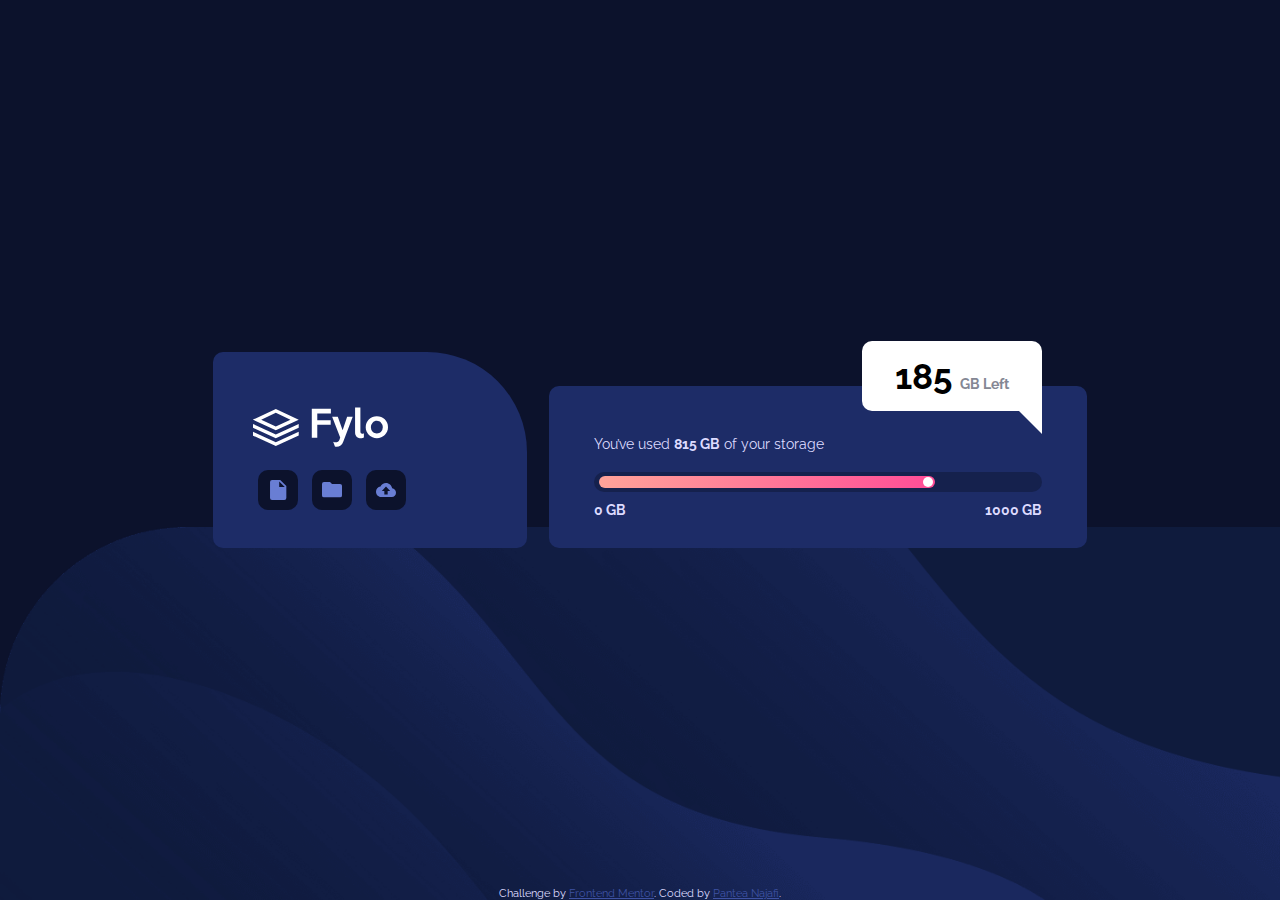
<file: fylo data storage component master/index.html>
<!DOCTYPE html>
<html lang="en">
  <head>
    <meta charset="UTF-8" />
    <meta name="viewport" content="width=device-width, initial-scale=1.0" />
    <!-- displays site properly based on user's device -->

    <link
      rel="icon"
      type="image/png"
      sizes="32x32"
      href="./images/favicon-32x32.png"
    />

    <title>Frontend Mentor | Fylo data storage component</title>

    <!-- font -->
    <link rel="preconnect" href="https://fonts.googleapis.com" />
    <link rel="preconnect" href="https://fonts.gstatic.com" crossorigin />
    <link
      href="https://fonts.googleapis.com/css2?family=Raleway:wght@400;700&display=swap"
      rel="stylesheet"
    />

    <!-- css -->
    <link rel="stylesheet" href="css/style.css" />
  </head>
  <body>
    <div class="container">
      <!-- left col -->
      <div class="left-col">
        <div class="logo">
          <img src="images/logo.svg" alt="logo" />
        </div>
        <div class="icons">
          <img src="images/icon-document.svg" alt="" />
          <img src="images/icon-folder.svg" alt="" />
          <img src="images/icon-upload.svg" alt="" />
        </div>
      </div>
      <!-- right col -->
      <div class="right-col">
        <div class="data-left-box">
          <p><span>185</span> GB Left</p>
        </div>
        <p>You’ve used <strong>815 GB</strong> of your storage</p>
        <div class="bar">
          <div class="progress">
            <div class="circle"></div>
          </div>
        </div>
        <div class="scale">
          <span>0 GB</span>
          <span>1000 GB</span>
        </div>
      </div>
    </div>

    <div class="attribution">
      Challenge by
      <a href="https://www.frontendmentor.io?ref=challenge" target="_blank"
        >Frontend Mentor</a
      >. Coded by
      <a href="https://www.frontendmentor.io/profile/pantea-najafi"
        >Pantea Najafi</a
      >.
    </div>
  </body>
</html>
</file>
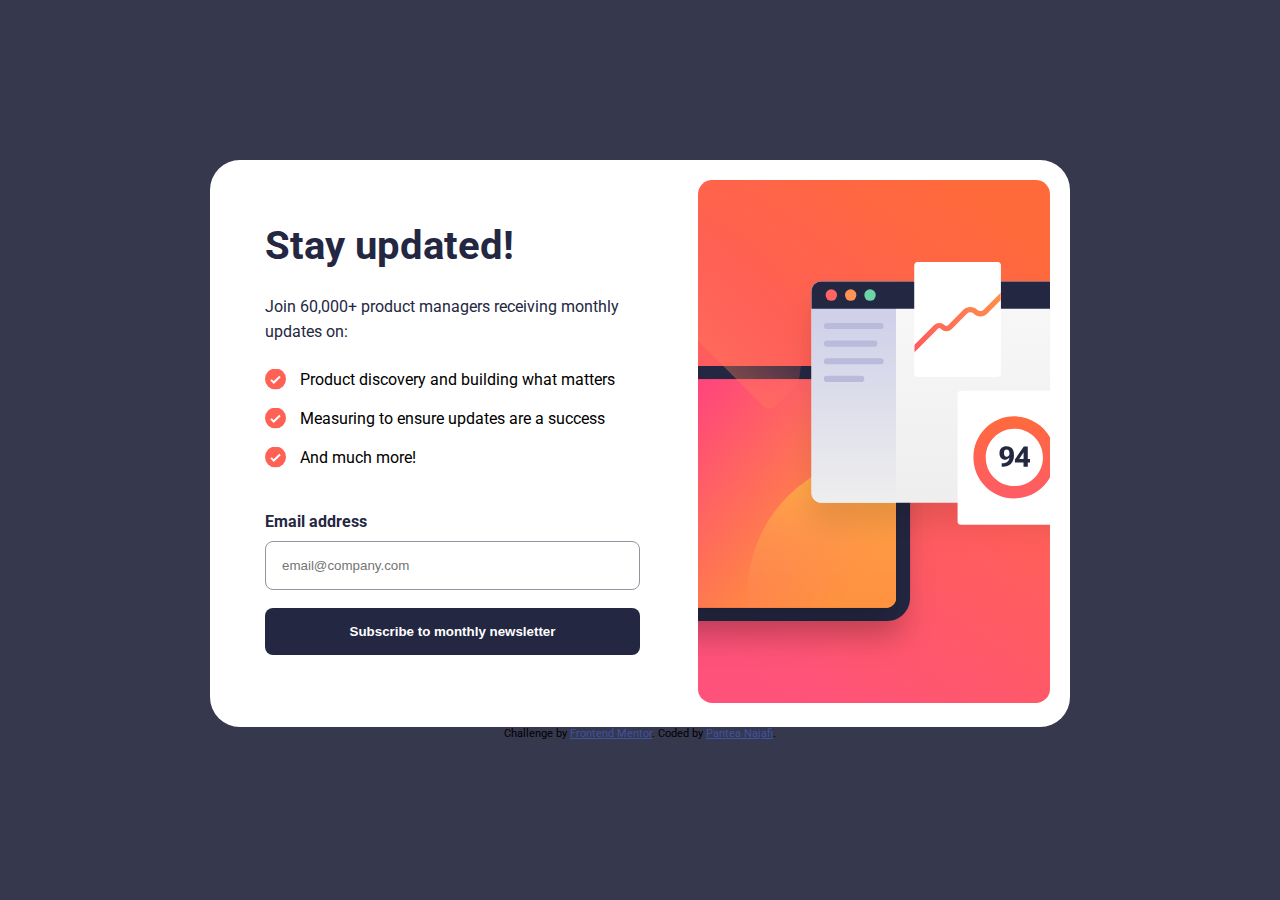
<file: newsletter-sign-up-with-success-message-main/index.html>
<!DOCTYPE html>
<html lang="en">
  <head>
    <meta charset="UTF-8" />
    <meta name="viewport" content="width=device-width, initial-scale=1.0" />
    <!-- displays site properly based on user's device -->

    <link
      rel="icon"
      type="image/png"
      sizes="32x32"
      href="./assets/images/favicon-32x32.png"
    />

    <title
      >Frontend Mentor | Newsletter sign-up form with success message</title
    >

    <link rel="preconnect" href="https://fonts.googleapis.com" />
    <link rel="preconnect" href="https://fonts.gstatic.com" crossorigin />
    <link
      href="https://fonts.googleapis.com/css2?family=Roboto:wght@400;700&display=swap"
      rel="stylesheet"
    />

    <link rel="stylesheet" href="css/style.css" />
  </head>
  <body>
    <div class="container">
      <div class="signup-card">
        <div class="two-column">
          <!-- COLUMN LEFT START -->
          <div class="col-left">
            <h1>Stay updated!</h1>
            <p>Join 60,000+ product managers receiving monthly updates on:</p>

            <ul>
              <li>Product discovery and building what matters</li>
              <li>Measuring to ensure updates are a success</li>
              <li>And much more!</li>
            </ul>

            <form class="form">
              <label for="email">Email address</label>
              <span class="error-message">Valid email required</span>
              <input
                type="text"
                id="email"
                placeholder="email@company.com"
                required
              />
              <button class="btn" id="submit-btn"
                >Subscribe to monthly newsletter</button
              >
            </form>
          </div>
          <!-- COLUMN LEFT END -->

          <!-- COLUMN RIGHT START -->
          <div class="col-right">
            <img
              src="assets/images/illustration-sign-up-desktop.svg"
              alt="sign up"
              class="desktop-bg"
            />
            <img
              src="assets/images/illustration-sign-up-mobile.svg"
              alt="sign up"
              class="mobile-bg"
            />
          </div>
          <!-- COLUMN RIGHT END  -->
        </div>
      </div>
    </div>

    <div class="attribution">
      Challenge by
      <a href="https://www.frontendmentor.io?ref=challenge" target="_blank"
        >Frontend Mentor</a
      >. Coded by
      <a href="https://www.frontendmentor.io/profile/pantea-najafi"
        >Pantea Najafi</a
      >.
    </div>

    <!-- js -->
    <script src="js/script.js"></script>
  </body>
</html>
</file>
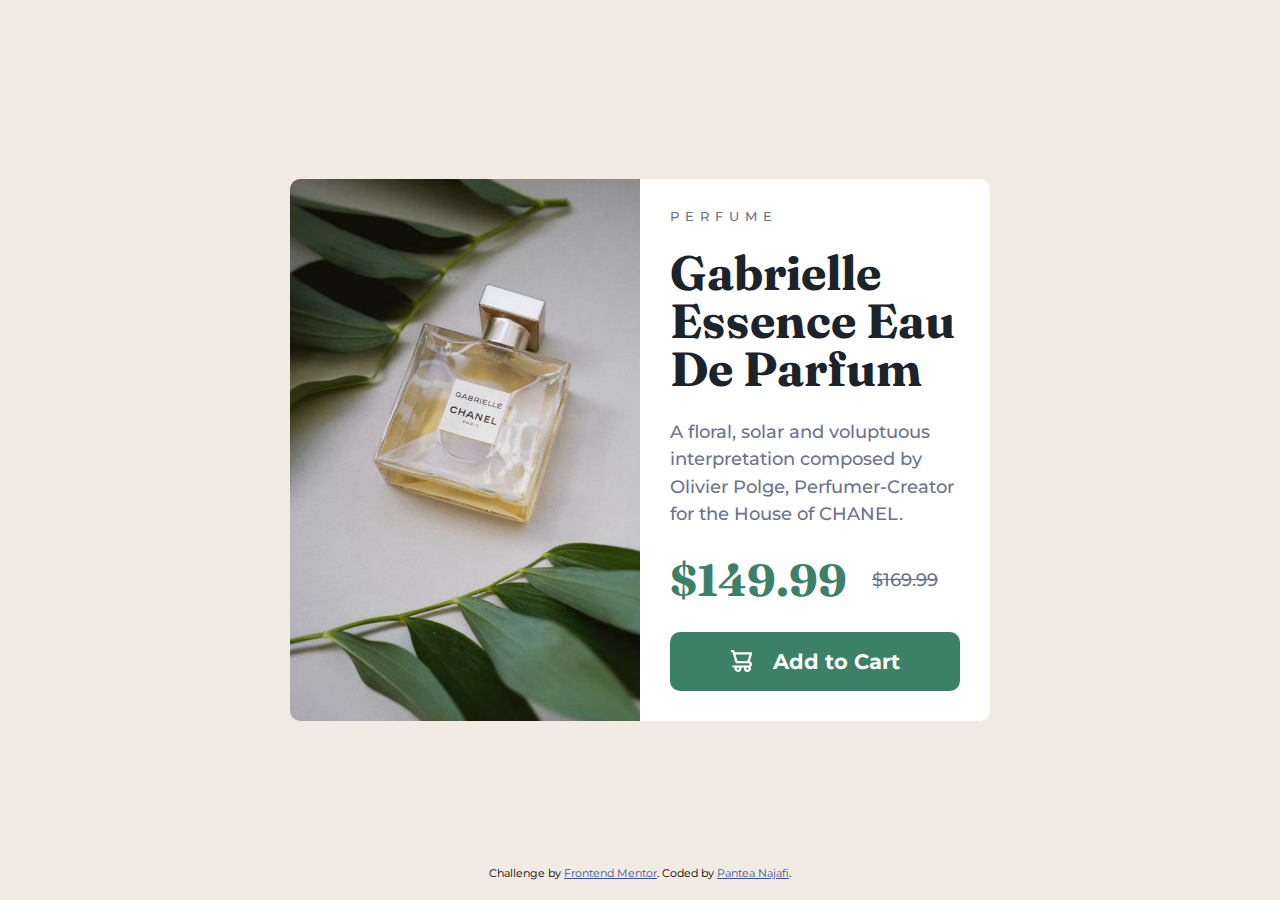
<file: product preview card/index.html>
<!DOCTYPE html>
<html lang="en">
<head>
  <meta charset="UTF-8">
  <meta name="viewport" content="width=device-width, initial-scale=1.0"> <!-- displays site properly based on user's device -->

  <link rel="icon" type="image/png" sizes="32x32" href="./images/favicon-32x32.png">
  
  <title>Frontend Mentor | Product preview card component</title>

  <link rel="preconnect" href="https://fonts.googleapis.com">
  <link rel="preconnect" href="https://fonts.gstatic.com" crossorigin>
  <link href="https://fonts.googleapis.com/css2?family=Fraunces:opsz,wght@9..144,600;9..144,700&family=Montserrat:wght@300;400;500;600&display=swap" rel="stylesheet">
  <link rel="stylesheet" href="css/style.css">

  <style>
    .attribution { font-size: 11px; text-align: center; }
    .attribution a { color: hsl(228, 45%, 44%); }
  </style>
</head>
<body>

  <div class="container">
    <!-- left section -->
    <div class="photo">
    </div>

    <!-- right section -->
    <div class="content">
      <h2 class="brand">perfume</h2>
      <h1 class="title">Gabrielle Essence Eau De Parfum</h1>
      <p class="desc">A floral, solar and voluptuous interpretation composed by Olivier Polge, 
        Perfumer-Creator for the House of CHANEL.</p>
      
      <div class="price">
        <h3>$149.99</h3>
        <p class="line-through">$169.99</p>
      </div>

      <div class="add-btn">
        <img src="images/icon-cart.svg" class="icon" alt="">
        <a href="#">Add to Cart</a>
      </div>
    </div>
  </div>

  
  <div class="attribution">
    Challenge by <a href="https://www.frontendmentor.io?ref=challenge" target="_blank">Frontend Mentor</a>. 
    Coded by <a href="#">Pantea Najafi</a>.
  </div>
</body>
</html>
</file>
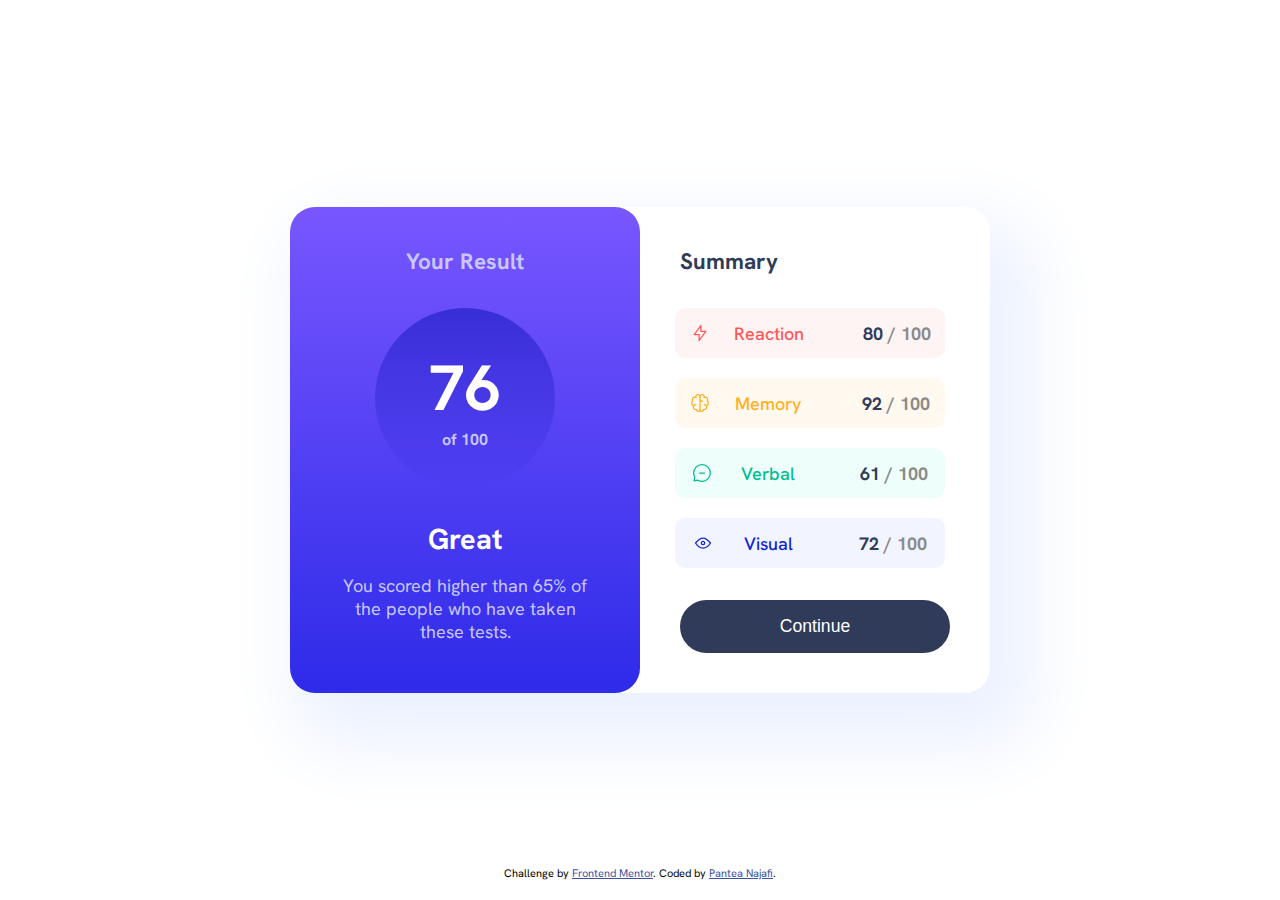
<file: result summary/index.html>
<!DOCTYPE html>
<html lang="en">
<head>
  <meta charset="UTF-8">
  <meta name="viewport" content="width=device-width, initial-scale=1.0"> <!-- displays site properly based on user's device -->

  <link rel="icon" type="image/png" sizes="32x32" href="./assets/images/favicon-32x32.png">
  
  <title>Frontend Mentor | Results summary component</title>

  <link rel="preconnect" href="https://fonts.googleapis.com">
  <link rel="preconnect" href="https://fonts.gstatic.com" crossorigin>
  <link href="https://fonts.googleapis.com/css2?family=Hanken+Grotesk:wght@300;400;500;700&display=swap" rel="stylesheet">
  <link rel="stylesheet" href="style.css">

  <!-- Feel free to remove these styles or customise in your own stylesheet 👍 -->
  <style>
    .attribution { font-size: 11px; text-align: center; }
    .attribution a { color: hsl(228, 45%, 44%); }
  </style>
</head>
<body>

  <div class="container">

    <!-- result -->
    <div class="result">
      <h2>your result</h2>
      <div class="progress">
        <p>76</p>
        <p>of 100</p>
      </div>
      <div class="description">
        <h3>Great</h3>
        <p>You scored higher than 65% of the people who have taken these tests.</p>
      </div>
    </div>

    <!-- summary -->
    <div class="summary">
      <h2>summary</h2>

      <div class="grades">
        <div class="grade reaction">
          <img src="images/icon-reaction.svg" alt="">
          <p class="title">Reaction</p>
          <p class="score">80 <span>/ 100</span></p>
        </div>
        <div class="grade memory">
          <img src="images/icon-memory.svg" alt="">
          <p class="title">Memory</p>
          <p class="score">92 <span>/ 100</span></p>
        </div>
        <div class="grade verbal">
          <img src="images/icon-verbal.svg" alt="">
          <p class="title">Verbal</p>
          <p class="score">61 <span>/ 100</span></p>
        </div>
        <div class="grade visual">
          <img src="images/icon-visual.svg" alt="">
          <p class="title">Visual</p>
          <p class="score">72 <span>/ 100</span></p>
        </div>
      </div>

      <button class="btn">Continue</button>
    </div>
  </div>

  <!-- Your Result
  76
  of 100

  Great
  You scored higher than 65% of the people who have taken these tests.
  
  Summary

  Reaction
  80 / 100

  Memory
  92 / 100

  Verbal
  61 / 100

  Visual
  72 / 100

  Continue -->
  
  <div class="attribution">
    Challenge by <a href="https://www.frontendmentor.io?ref=challenge" target="_blank">Frontend Mentor</a>. 
    Coded by <a href="#">Pantea Najafi</a>.
  </div>
</body>
</html>
</file>
<file: fylo data storage component master/css/style.css>
* {
  padding: 0;
  margin: 0;
  box-sizing: border-box;
}

:root {
  --Pale-Blue: hsl(243, 100%, 93%);
  --Grayish-Blue: hsl(229, 7%, 55%);
  --Dark-Blue: hsl(228, 56%, 26%);
  --Very-Dark-Blue: hsl(229, 57%, 11%);
  --Gradient: linear-gradient(to right, hsl(6, 100%, 80%), hsl(335, 100%, 65%));
}

body {
  font-family: 'Raleway', sans-serif;
  font-size: 14px;
  background: url(../images/bg-desktop.png), var(--Very-Dark-Blue);
  background-repeat: no-repeat;
  background-position: bottom;
  background-size: 100%;
  height: 100vh;
  display: flex;
  flex-direction: column;
  justify-content: center;
  align-items: center;
  color: var(--Pale-Blue);
}

.container {
  width: 70%;
  display: flex;
  justify-content: space-around;
  align-items: center;
}

/* LEFT COLUMN */
.left-col {
  background-color: var(--Dark-Blue);
  width: 35%;
  margin: 0 20px;
  padding: 35px 40px;
  border-radius: 10px 100px 10px 10px;
}

.left-col .logo {
  margin: 20px 0;
}

.left-col .icons img {
  background-color: var(--Very-Dark-Blue);
  border-radius: 10px;
  padding: 10px;
  margin: 0 5px;
  width: 40px;
  height: 40px;
  object-fit: contain;
}

/* RIGHT COLUMN */
.right-col {
  background-color: var(--Dark-Blue);
  width: 60%;
  padding: 30px 45px;
  border-radius: 10px;
  align-self: flex-end;
  position: relative;
}

.right-col p {
  margin: 20px 0;
}

.right-col .bar {
  position: relative;
  width: 100%;
  padding: 10px;
  margin: 18px 0 10px 0;
  border-radius: 15px;
  background-color: hsla(229, 57%, 11%, 0.432);
}

.right-col .bar .progress {
  width: 75%;
  padding: 6px;
  border-radius: 15px;
  background: var(--Gradient);
  position: absolute;
  top: 50%;
  left: 5px;
  transform: translateY(-50%);
}

.right-col .circle {
  position: absolute;
  top: 1px;
  right: 2px;
  padding: 5px;
  border-radius: 50%;
  background-color: #fff;
}

.right-col .scale {
  width: 100%;
  display: flex;
  justify-content: space-between;
  font-weight: 700;
}

.data-left-box {
  display: flex;
  justify-content: center;
  align-items: center;
  width: 180px;
  height: 70px;
  position: absolute;
  top: -45px;
  right: 45px;
  border-radius: 10px;
  background-color: #fff;
  font-weight: 700;
  color: var(--Grayish-Blue);
}

.data-left-box span {
  font-size: 35px;
  color: #000;
  margin-right: 5px;
}

.data-left-box::before {
  content: '';
  position: absolute;
  bottom: -23px;
  right: 0;
  border: 30px solid transparent;
  border-right-color: #fff;
}

.attribution {
  font-size: 11px;
  text-align: center;
  position: absolute;
  bottom: 0;
}
.attribution a {
  color: hsl(228, 45%, 44%);
}

/* RESPONSIVE */
@media only screen and (max-width: 900px) {
  body {
    background: url(../images/bg-mobile.png);
    background-repeat: no-repeat;
    background-size: cover;
    height: 100vh;
    padding: 20px;
  }
  .container {
    width: 90%;
  }
}

@media only screen and (max-width: 780px) {
  .container {
    width: 100%;
    flex-direction: column;
  }

  .left-col {
    width: 100%;
    margin: 20px 0;
  }

  .right-col {
    width: 100%;
    padding: 18px 45px 50px;
  }

  .data-left-box {
    top: auto;
    /* right: auto; */
    bottom: -40px;
    left: 50%;
    transform: translateX(-50%);
  }

  .data-left-box::before {
    border: none;
  }
}
</file>
<file: newsletter-sign-up-with-success-message-main/css/style.css>
* {
  padding: 0;
  margin: 0;
  box-sizing: border-box;
}

:root {
  --Dark-Slate-Grey: hsl(234, 29%, 20%);
  --Charcoal-Grey: hsl(235, 18%, 26%);
  --Grey: hsl(231, 7%, 60%);
  --White: hsl(0, 0%, 100%);
  --primary-color: hsl(4, 100%, 67%);
  --error-bg: hsl(5, 100%, 95%);
  --gradient-bg: linear-gradient(
    to right,
    hsl(347, 100%, 66%),
    hsl(4, 100%, 67%)
  );
  --font-size: 16px;
}

/* GENERAL */
body {
  background-color: var(--Charcoal-Grey);
  font-family: 'Roboto', sans-serif;
  font-size: var(--font-size);
  display: flex;
  flex-direction: column;
  justify-content: center;
  align-items: center;
  height: 100vh;
}

.signup-card {
  background-color: var(--White);
  width: 100%;
  max-width: 860px;
  padding: 20px;
  border-radius: 30px;
}

.two-column {
  display: flex;
  justify-content: space-around;
  align-items: center;
}

.col-left {
  width: 65%;
  padding: 0 35px;
}

.col-right {
  width: 50%;
}

/* COLUMN LEFT */
h1 {
  font-size: 40px;
  color: var(--Dark-Slate-Grey);
  margin: 25px 0;
}

p {
  color: var(--Dark-Slate-Grey);
  margin: 16px 0;
  line-height: 25px;
}

ul {
  list-style: none;
}

ul li {
  padding: 10px 35px;
  position: relative;
}

ul li::before {
  content: '';
  position: absolute;
  top: 50%;
  left: 0;
  transform: translateY(-50%);
  width: 21px;
  height: 21px;
  background-image: url(../assets/images/icon-list.svg);
}

.form {
  position: relative;
  margin: 35px 0;
}

.form label {
  color: var(--Dark-Slate-Grey);
  font-weight: 700;
}

.form input {
  display: block;
  width: 375px;
  margin: 10px 0;
  padding: 16px;
  border-radius: 8px;
  outline: none;
  border: 1px solid var(--Grey);
  margin: 10px 0 18px 0;
  color: var(--Dark-Slate-Grey);
  cursor: pointer;
}

.form input:focus {
  border: 1px solid var(--Dark-Slate-Grey);
}

.btn {
  position: relative;
  width: 375px;
  padding: 16px;
  background-color: var(--Dark-Slate-Grey);
  color: var(--White);
  font-weight: 700;
  outline: none;
  border: none;
  border-radius: 8px;
  cursor: pointer;
}

.btn::before {
  content: 'Subscribe to monthly newsletter';
  position: absolute;
  top: 0;
  left: 0;
  width: 100%;
  height: 100%;
  display: flex;
  justify-content: center;
  align-items: center;
  background: var(--gradient-bg);
  border-radius: 8px;
  opacity: 0;
  transition: all 0.3s ease;
}

.btn:hover::before {
  opacity: 1;
}

.form input.error {
  background-color: var(--error-bg);
  border: 1px solid var(--primary-color);
  color: var(--primary-color);
}

.error-message {
  position: absolute;
  top: 0;
  right: 25px;
  color: var(--primary-color);
  font-weight: 700;
  display: none;
}

/* COLUMN RIGHT */
.col-right img {
  width: 100%;
}

.mobile-bg {
  display: none;
}

/* SUCCESS MESSAGE */
.success-card {
  background-color: var(--White);
  padding: 40px 50px;
  width: 460px;
  border-radius: 30px;
  display: block;
  margin: 0 auto;
}

.success-card img {
  width: 50px;
}

.success-card h1 {
  font-size: 50px;
}

.success-card .email {
  font-weight: 700;
}

.success-card .btn {
  width: 100%;
  margin: 20px 0;
}

.success-card .btn::before {
  content: 'Dismiss message';
}

.hide {
  display: none;
}

.attribution {
  font-size: 11px;
  text-align: center;
}
.attribution a {
  color: hsl(228, 45%, 44%);
}

/* RESPONSIVE */
@media only screen and (max-width: 840px) {
  .container {
    width: 100%;
    padding: 40px;
  }

  .two-column {
    flex-direction: column-reverse;
  }
  .col-left {
    width: 100%;
  }
  .col-right {
    width: 100%;
  }

  .desktop-bg {
    display: none;
  }

  .mobile-bg {
    display: block;
  }
}

@media only screen and (max-width: 500px) {
  .container {
    padding: 0;
  }

  .signup-card {
    padding: 0;
    border-radius: 0;
  }

  .col-left {
    padding: 0 20px;
  }

  .form input {
    width: 100%;
  }

  .btn {
    width: 100%;
  }

  .success-card {
    border-radius: 0;
    width: 100%;
    height: 100vh;
    padding: 75px 20px;
    position: relative;
  }

  .success-card .btn {
    position: absolute;
    bottom: 25px;
    left: 50%;
    transform: translateX(-50%);
    width: 90%;
  }
}
</file>
<file: product preview card/css/style.css>
* {
    padding: 0;
    margin: 0;
    box-sizing: border-box;
}

:root {
    --dark-cyan: hsl(158, 36%, 37%);
    --very-dark-cyan: hsl(157, 37%, 18%);
    --cream: hsl(30, 38%, 92%);
    --dark-blue: hsl(212, 21%, 14%);
    --dark-grayish-blue: hsl(228, 12%, 48%);
    --white: hsl(0, 0%, 100%);
}

body {
    position: relative;
    background-color: var(--cream);
    height: 100vh;
    display: flex;
    justify-content: center;
    align-items: center;
    font-family: 'Montserrat', sans-serif;
}

.container {
    display: flex;
    width: 90%;
    max-width: 700px;
    background-color: var(--white);
    border-radius: 10px;
}


/* left section */
.photo {
    background: url(../images/image-product-desktop.jpg);
    background-position: center;
    background-size: cover;
    width: 50%;
    border-radius: 10px 0 0 10px;
}


/* right section */
.content {
    width: 50%;
    padding: 30px;
}

.brand {
    font-weight: 500;
    font-size: 0.8rem;
    letter-spacing: 6px;
    text-transform: uppercase;
    color: var(--dark-grayish-blue);
}

.title {
    font-family: 'Fraunces', serif;
    font-size: 3rem;
    line-height: 3rem;
    color: var(--dark-blue);
    margin: 25px 0;
}

.desc {
    font-size: 1.1rem;
    line-height: 1.7rem;
    font-weight: 500;
    color: var(--dark-grayish-blue);
}

.price {
    display: flex;
    align-items: center;
    margin: 25px 0;
}

.price h3 {
    font-size: 2.8rem;
    font-family: 'Fraunces', serif;
    color: var(--dark-cyan);
    margin-right: 25px;
}

.line-through {
    text-decoration: line-through;
    font-size: 1.1rem;
    font-weight: 500;
    color: var(--dark-grayish-blue);
}

.add-btn {
    background-color: var(--dark-cyan);
    text-align: center;
    padding: 17px;
    border-radius: 10px;
    display: flex;
    justify-content: center;
    align-items: center;
    cursor: pointer;
    transition: background-color 0.2s ease;
}

.add-btn .icon {
    width: 22px;
    height: 22px;
    margin-right: 20px;
}

.add-btn a {
    text-decoration: none;
    font-weight: bold;
    font-size: 1.3rem;
    color: var(--white);
}

.add-btn:hover {
    background-color: var(--very-dark-cyan);
}

.attribution {
    position: absolute;
    bottom: 20px;
}

/* media querries */
@media only screen and (max-width: 650px) {
    body {
        margin: 30px 0;
    }
    .container {
        display: block;
        height: 100vh;
    }
    .photo {
        background: url("../images/image-product-mobile.jpg");
        background-position: center;
        background-size: cover;
        width: 100%;
        height: 50%;
        border-radius: 10px 10px 0 0;
    }
    .content {
        width: 100%;
        height: 50%;
        padding: 25px 20px;
    }
    .title {
        font-size: 2.1rem;
        line-height: 2.1rem;
        margin: 12px 0;
    }
    
    .price {
        margin: 33px 0;
    }
    .price h3 {
        font-size: 2rem;
        margin-right: 18px;
    }
    .add-btn {
        padding: 15px;
    }
    .add-btn .icon {
        width: 18px;
        height: 18px;
        margin-right: 15px;
    }
    .add-btn a {
        font-size: 1rem;
    }
    .attribution {
        bottom: -25px;
    }
}

@media only screen and (max-width: 375px) {
    
    .title {
        margin: 15px 0;
    }
    .desc {
        font-size: 0.85rem;
    }
    .price {
        margin: 18px 0;
    }

}
</file>
<file: result summary/style.css>
* {
    padding: 0;
    margin: 0;
    box-sizing: border-box;
}

:root {
    --white: hsl(0, 0%, 100%);
    --pale-blue: hsl(221, 100%, 96%);
    --light-lavender: hsl(241, 100%, 89%);
    --darkgray-blue: hsl(224, 30%, 27%);
    --gray: hsl(0, 0%, 54%);

    --light-red: hsl(0, 100%, 67%);
    --orangey-yellow: hsl(39, 100%, 56%);
    --green-teal: hsl(166, 100%, 37%);
    --cobalt-blue: hsl(234, 85%, 45%);
}

body {
    background-color: var(--white);
    font-family: 'Hanken Grotesk', sans-serif;
    display: flex;
    flex-direction: column;
    justify-content: center;
    align-items: center;
    height: 100vh;
}

p {
    font-size: 18px;
}

.container {
    background-color: var(--white);
    width: 100%;
    max-width: 700px;
    text-align: center;
    display: flex;
    justify-content: space-between;
    border-radius: 25px;
    box-shadow: 24px 34px 75px 20px var(--pale-blue);
    -webkit-box-shadow: 24px 34px 75px 20px var(--pale-blue);
    -moz-box-shadow: 24px 34px 75px 20px var(--pale-blue);
}


/* -----------result part---------- */
.result {
    padding: 40px 50px;
    width: 50%;
    background: linear-gradient(180deg, hsla(252, 100%, 67%, 1) 0%, hsla(241, 81%, 54%, 1) 100%);
    border-radius: 25px;
    display: flex;
    flex-direction: column;
    justify-content: flex-start;
    align-items: center;
    color: var(--light-lavender);
}

.result h2 {
    text-transform: capitalize;
    font-size: 1.4rem;
}

.progress {
    margin: 32px 0;
    width: 180px;
    height: 180px;
    border-radius: 50%;
    background: linear-gradient(360deg, rgba(78, 33, 202, 0) 0%, rgba(36, 33, 202, 0.712) 100%);
    display: flex;
    flex-direction: column;
    justify-content: center;
    align-items: center;
}

.progress p:first-of-type {
    color: var(--white);
    font-size: 64px;
    font-weight: bold;
}

.progress p:last-of-type {
    font-weight: bold;
    font-size: 1rem;
}

.description h3 {
    color: var(--white);
    font-size: 1.8rem;
    margin: 0 0 16px 0;
}


/* -----------summary part---------- */
.summary {
    padding: 40px;
    width: 50%;
    color: var(--darkgray-blue);
}

.summary h2 {
    text-align: left;
    text-transform: capitalize;
    font-size: 1.4rem;
}

.grades {
    width: 100%;
    margin: 32px 0;
}

.grade {
    width: 100%;
    margin: 20px -5px;
    padding: 10px 5px;
    display: flex;
    justify-content: space-around;
    align-items: center;
    font-weight: 500;
    border-radius: 10px;
}

.grade p {
    display: inline-block;
}

.grade img {
    padding: 5px 0;
}

.title {
    margin: 0 40px 0 5px;
}

/* -----------text colors and scores---------- */
.reaction {
    background-color: hsla(0, 92%, 85%, 0.15);
}
.reaction .title {
    color: var(--light-red);
}

.memory {
    background-color: hsla(39, 94%, 80%, 0.15);
}
.memory .title {
    color: var(--orangey-yellow);
}

.verbal {
    background-color: rgba(143, 252, 226, 0.15);
}
.verbal .title {
    color: var(--green-teal);
}

.visual {
    background-color: hsla(234, 93%, 83%, 0.15);
}
.visual .title {
    color: var(--cobalt-blue);
}

.score {
    font-weight: bold;
}
.score span {
    color: var(--gray);
}


/* -----------button---------- */

.btn {
    position: relative;
    width: 100%;
    padding: 16px 0;
    background-color: var(--darkgray-blue);
    color: var(--white);
    font-weight: 500;
    font-size: 1.1rem;
    border: none;
    border-radius: 30px;
    cursor: pointer;
}

.btn::before {
    content: 'Continue';
    position: absolute;
    top: 0;
    left: 0;
    width: 100%;
    height: 100%;
    display: flex;
    justify-content: center;
    align-items: center;
    background: linear-gradient(180deg, hsla(252, 100%, 67%, 1) 0%, hsla(241, 81%, 54%, 1) 100%);
    border-radius: 30px;
    opacity: 0;
    transition: all 0.5s;
}

.btn:hover::before {
    opacity: 1;
}

.attribution {
    position: absolute;
    bottom: 20px;
}
/* -----------media queries---------- */

@media only screen and (max-width: 700px) {
    .container {
        display: block;
    }

    .result, .summary {
        width: 100%;
        padding: 40px 30px;
    }

    .progress p:last-of-type {
        font-size: 1.3rem;
    }

    .description h3 {
        margin: 10px;
    }
    
    .attribution {
        bottom: 0;
    }
}
</file>
